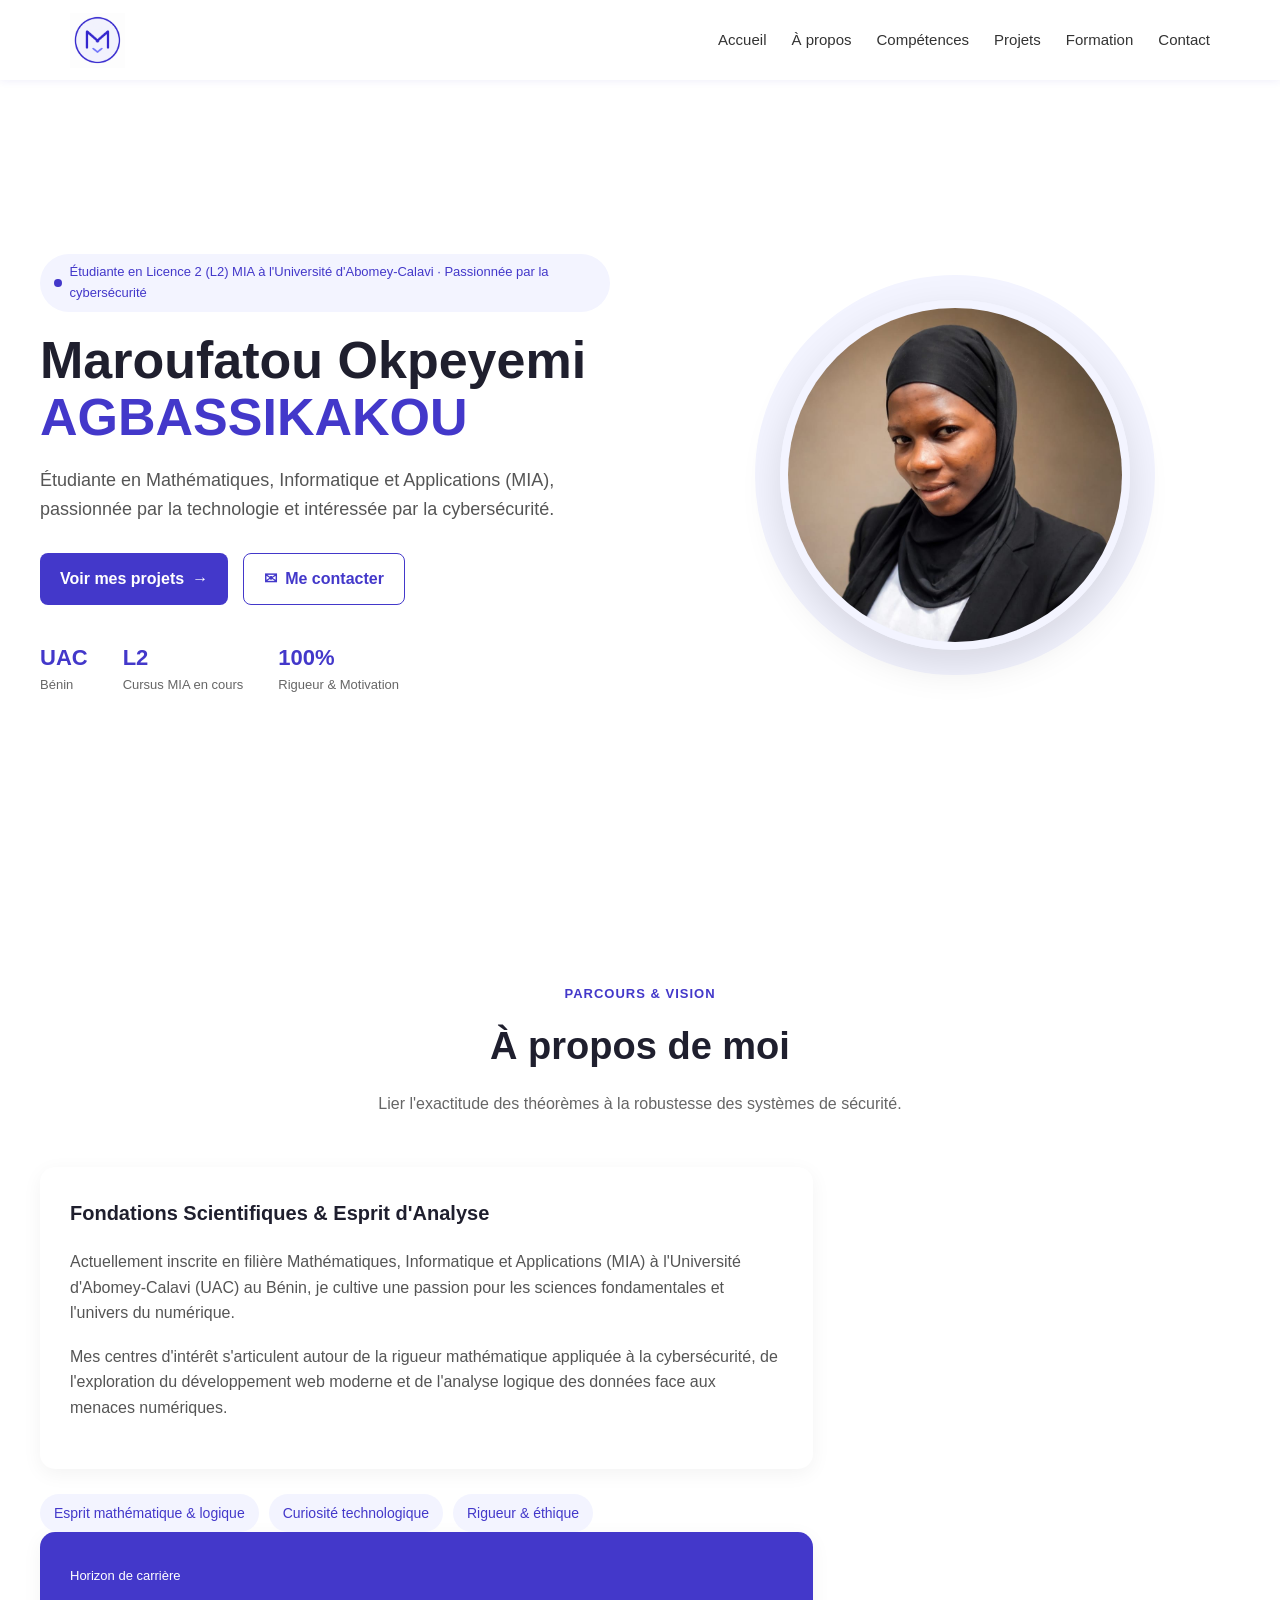
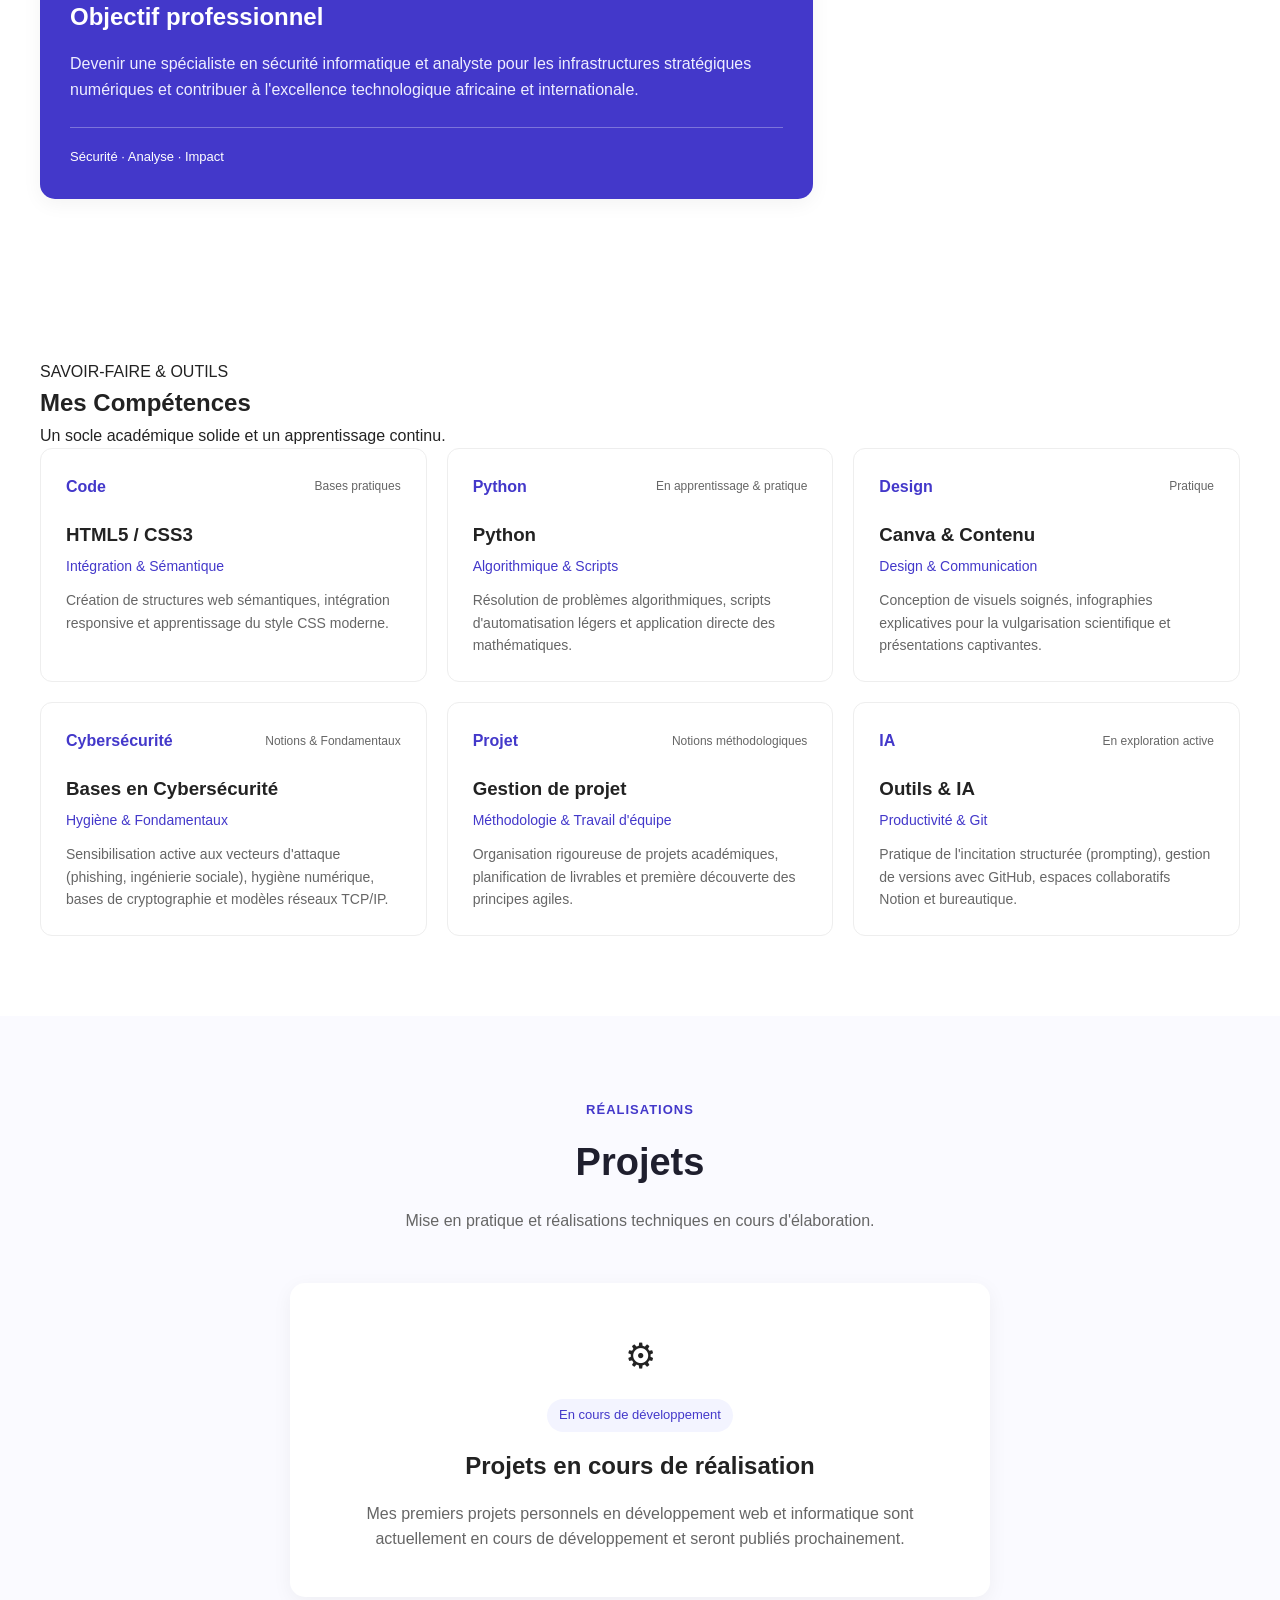
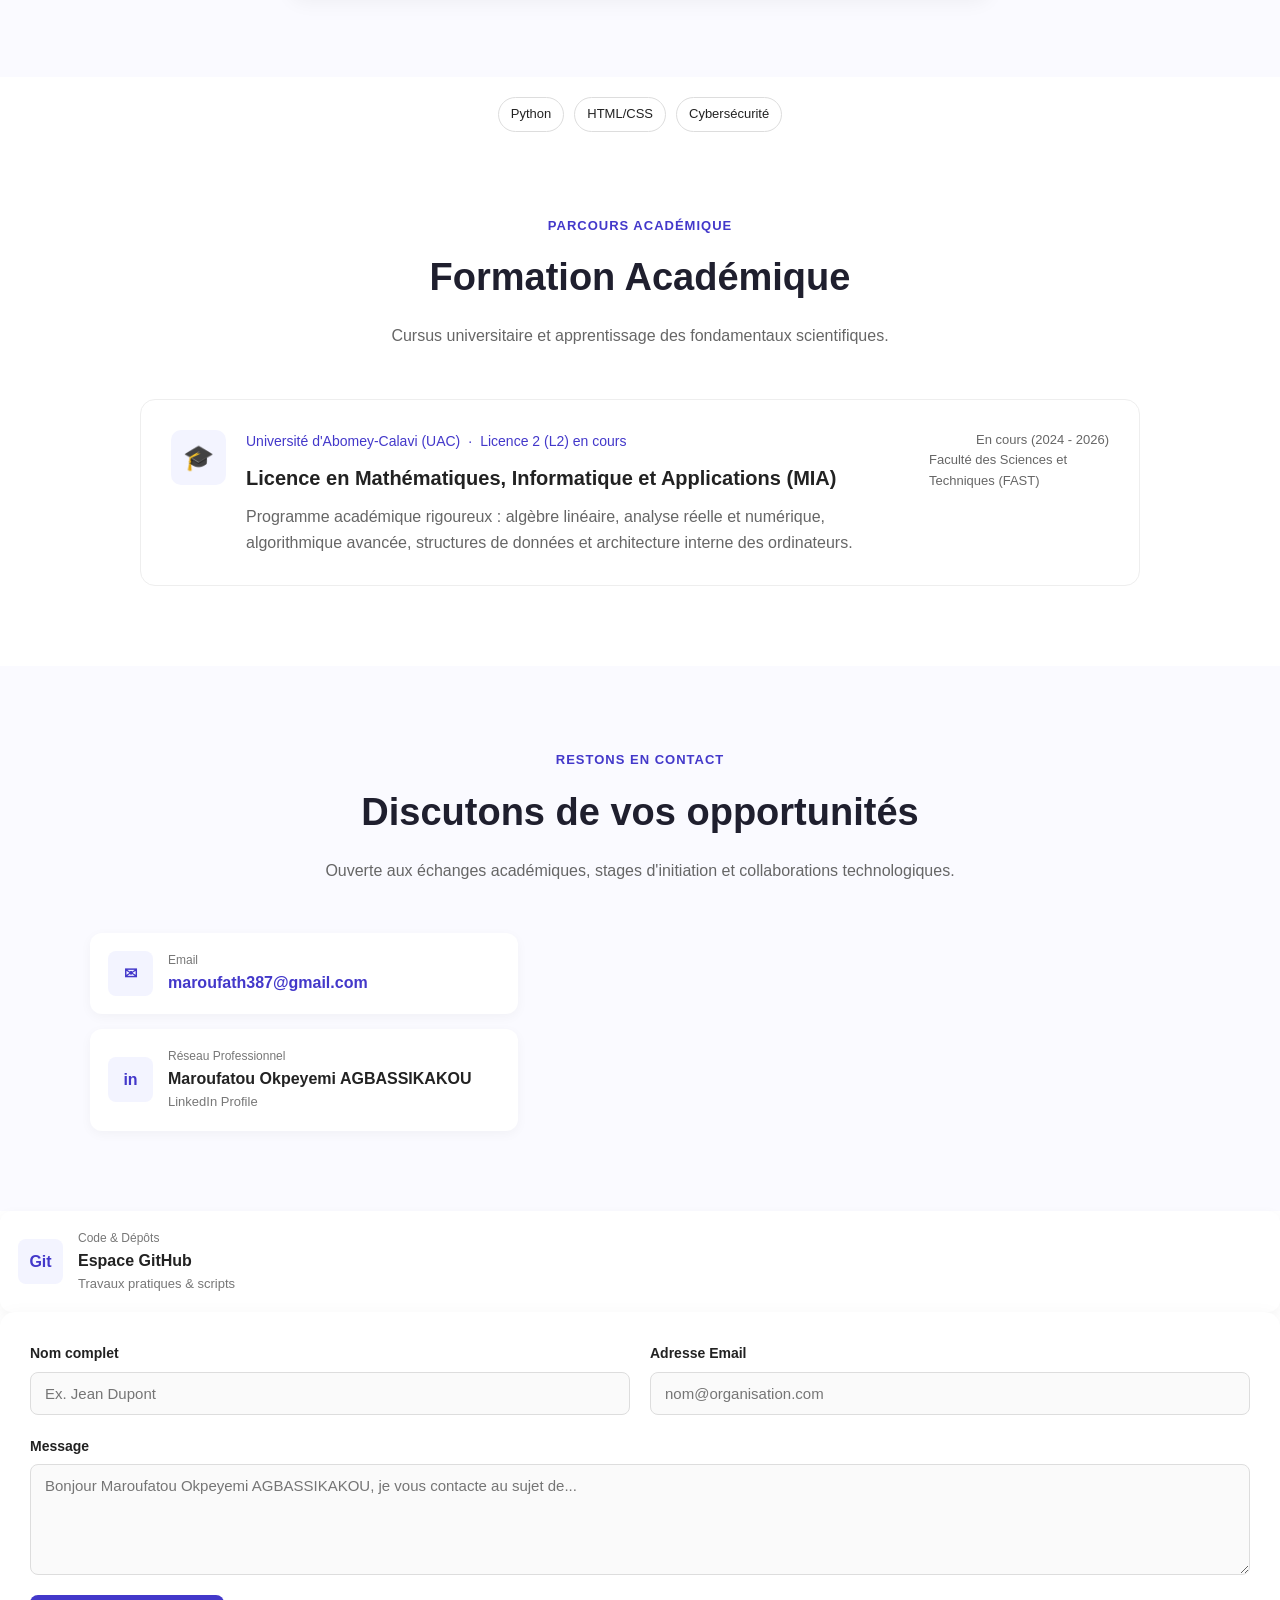
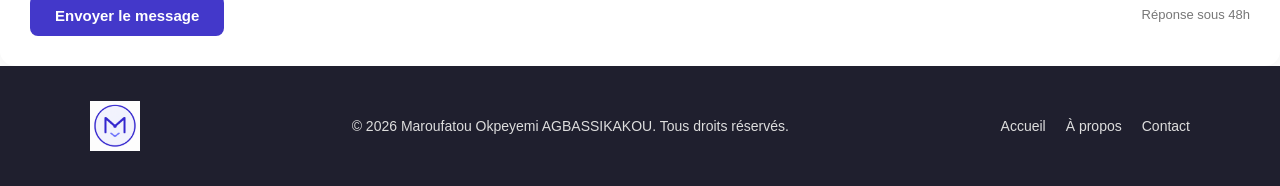
<file: index.html>
<!DOCTYPE html>
<html lang="fr">
<head>
    <meta charset="UTF-8">
    <meta name="viewport" content="width=device-width, initial-scale=1.0">
    <title>Maroufatou Okpeyemi AGBASSIKAKOU | Portfolio MIA &amp; Cybersécurité</title>
    <link rel="stylesheet" href="style.css">
</head>
<body>

    <header class="header">
        <div class="header-container">

            <div class="logo">
                <img src="image/logo.png" alt="Logo de Maroufath">
            </div>

            <nav>
<a href="#accueil">Accueil</a>
    <a href="#a-propos">À propos</a>
    <a href="#competences">Compétences</a>
    <a href="#projets">Projets</a>
    <a href="#formation">Formation</a>
    <a href="#contact">Contact</a>
            </nav>

        </div>
    </header>
<main><div class="conteneur">
<!-- SECTION HERO -->
<!-- SECTION ACCUEIL -->
<section id="accueil">

    <div class="hero-container">

        <!-- COLONNE GAUCHE -->
        <div class="hero-text">

            <!-- Badge -->
            <div class="badge">
                <span class="point"></span>
                <span>
                    Étudiante en Licence 2 (L2) MIA à l'Université d'Abomey-Calavi ·
                    Passionnée par la cybersécurité
                </span>
            </div>

            <!-- Titre -->
            <h1>
                Maroufatou Okpeyemi
                <span>AGBASSIKAKOU</span>
            </h1>

            <!-- Sous-titre -->
            <p class="hero-description">
                Étudiante en Mathématiques, Informatique et Applications (MIA),
                passionnée par la technologie et intéressée par la cybersécurité.
            </p>

            <!-- Boutons -->
            <div class="buttons">

                <a href="#projets">
                    <span>Voir mes projets</span>
                    <span>→</span>
                </a>

                <a href="#contact">
                    <span>✉</span>
                    <span>Me contacter</span>
                </a>

            </div>

            <!-- Chiffres clés -->
            <div class="stats">

                <div class="stat">
                    <span>UAC</span>
                    <span>Bénin</span>
                </div>

                <div class="stat">
                    <span>L2</span>
                    <span>Cursus MIA en cours</span>
                </div>

                <div class="stat">
                    <span>100%</span>
                    <span>Rigueur &amp; Motivation</span>
                </div>

            </div>

        </div>


        <!-- COLONNE DROITE : PHOTO -->
        <div class="portrait">

            <!-- Halo derrière la photo -->
            <div class="halo"></div>

            <!-- Photo -->
            <div class="photo-container">
                <img
                    src="image/photo.jpeg"
                    alt="Photo de Maroufatou Okpeyemi AGBASSIKAKOU"
                >
            </div>

        </div>

    </div>

</section>
<!-- SECTION À PROPOS DE MOI -->
<section id="a-propos">
<div class="about-container">

    <!-- En-tête de section -->
    <div class="section-header">
        <span>PARCOURS &amp; VISION</span>

        <h2>À propos de moi</h2>

        <p>
            Lier l'exactitude des théorèmes à la robustesse des systèmes de sécurité.
        </p>
    </div>

    <!-- Contenu -->
    <div class="about-content">

        <!-- Texte descriptif -->
        <div class="about-text">

            <div class="about-card">

                <div class="card-title">
                    <span>Fondations Scientifiques &amp; Esprit d'Analyse</span>
                </div>

<p>
    Actuellement inscrite en filière Mathématiques, Informatique et Applications (MIA)
    à l'Université d'Abomey-Calavi (UAC) au Bénin, je cultive une passion pour les
    sciences fondamentales et l'univers du numérique.
</p>

<p>
    Mes centres d'intérêt s'articulent autour de la rigueur mathématique appliquée
    à la cybersécurité, de l'exploration du développement web moderne et de
    l'analyse logique des données face aux menaces numériques.
</p>
</div>
<!-- 3 Piliers / Atouts -->
<div class="pillars">

    <div class="pillar">
        <span>Esprit mathématique &amp; logique</span>
    </div>

    <div class="pillar">
        <span>Curiosité technologique</span>
    </div>

    <div class="pillar">
        <span>Rigueur &amp; éthique</span>
    </div>

</div>
<!-- Carte Objectif Professionnel -->
<div class="career-card">

    <span>Horizon de carrière</span>

    <h3>Objectif professionnel</h3>

    <p>
        Devenir une spécialiste en sécurité informatique et analyste pour les
        infrastructures stratégiques numériques et contribuer à l'excellence
        technologique africaine et internationale.
    </p>

    <div class="career-footer">
        <span>Sécurité · Analyse · Impact</span>
    </div>

</div>
</section>
<!-- SECTION MES COMPÉTENCES -->
<section id="competences">
<div class="section-container">

<!-- En-tête de section -->
    <span>SAVOIR-FAIRE &amp; OUTILS</span>

    <h2>Mes Compétences</h2>

    <p>Un socle académique solide et un apprentissage continu.</p>
</div>
<!-- Grille 3 colonnes desktop -->
<div class="skills-grid">
<!-- Carte 1: HTML5 / CSS3 -->
<div class="skill-card">

    <div class="skill-top">
        <span class="skill-icon">Code</span>

        <span class="skill-level">Bases pratiques</span>
    </div>

    <h3>HTML5 / CSS3</h3>

    <p class="skill-category">Intégration &amp; Sémantique</p>

    <p>
        Création de structures web sémantiques, intégration responsive
        et apprentissage du style CSS moderne.
    </p>

</div>
<!-- Carte 2: Python -->
<div class="skill-card">

    <div class="skill-top">
        <span class="skill-icon">Python</span>

        <span class="skill-level">
            En apprentissage &amp; pratique
        </span>
    </div>

    <h3>Python</h3>

    <p class="skill-category">Algorithmique &amp; Scripts</p>

    <p>
        Résolution de problèmes algorithmiques, scripts d'automatisation
        légers et application directe des mathématiques.
    </p>

</div>
<!-- Carte 3: canva et contenu-->
<div class="skill-card">

    <div class="skill-top">
        <span class="skill-icon">Design</span>

        <span class="skill-level">Pratique</span>
    </div>

    <h3>Canva &amp; Contenu</h3>

    <p class="skill-category">Design &amp; Communication</p>

    <p>
        Conception de visuels soignés, infographies explicatives pour
        la vulgarisation scientifique et présentations captivantes.
    </p>

</div>
<!-- Carte 4: Bases en Cybersécurité -->
<div class="skill-card">

    <div class="skill-top">
        <span class="skill-icon">Cybersécurité</span>

        <span class="skill-level">
            Notions &amp; Fondamentaux
        </span>
    </div>

    <h3>Bases en Cybersécurité</h3>

    <p class="skill-category">Hygiène &amp; Fondamentaux</p>

    <p>
        Sensibilisation active aux vecteurs d'attaque (phishing,
        ingénierie sociale), hygiène numérique, bases de cryptographie
        et modèles réseaux TCP/IP.
    </p>

</div>
<!-- Carte 5: Gestion de projet -->
<div class="skill-card">

    <div class="skill-top">
        <span class="skill-icon">Projet</span>

        <span class="skill-level">
            Notions méthodologiques
        </span>
    </div>

    <h3>Gestion de projet</h3>

    <p class="skill-category">Méthodologie &amp; Travail d'équipe</p>

    <p>
        Organisation rigoureuse de projets académiques, planification
        de livrables et première découverte des principes agiles.
    </p>

</div>
<!-- Carte 6: Outils & IA -->
<div class="skill-card">

    <div class="skill-top">
        <span class="skill-icon">IA</span>

        <span class="skill-level">
            En exploration active
        </span>
    </div>

    <h3>Outils &amp; IA</h3>

    <p class="skill-category">Productivité &amp; Git</p>

    <p>
        Pratique de l'incitation structurée (prompting), gestion de versions
        avec GitHub, espaces collaboratifs Notion et bureautique.
    </p>

</div>

</section>
<!-- SECTION PROJETS -->
<section id="projets">

    <div class="section-container">

        <!-- En-tête -->
        <div class="section-header">
            <span>RÉALISATIONS</span>

            <h2>Projets</h2>

            <p>
                Mise en pratique et réalisations techniques en cours d'élaboration.
            </p>
        </div>

        <!-- Statut des projets -->
        <div class="projects-status">

            <div class="status-icon">
                ⚙
            </div>

            <span class="status">
                En cours de développement
            </span>

            <h3>
                Projets en cours de réalisation
            </h3>

            <p>
                Mes premiers projets personnels en développement web et informatique
                sont actuellement en cours de développement et seront publiés prochainement.
            </p>

        </div>

    </div>

</section>
<!-- Tags thématiques des projets à venir -->
<div class="project-tags">
    <span>Python</span>
    <span>HTML/CSS</span>
    <span>Cybersécurité</span>
</div>
</section>
<!-- SECTION FORMATION ACADÉMIQUE -->
<section id="formation">

    <div class="section-container">

        <div class="section-header">
            <span>PARCOURS ACADÉMIQUE</span>

            <h2>Formation Académique</h2>

            <p>
                Cursus universitaire et apprentissage des fondamentaux scientifiques.
            </p>
        </div>

        <div class="formation-card">

            <div class="formation-content">

                <div class="formation-icon">
                    🎓
                </div>

                <div>
                    <div class="formation-info">
                        <span>
                            Université d'Abomey-Calavi (UAC)
                        </span>

                        <span>·</span>

                        <span>Licence 2 (L2) en cours</span>
                    </div>

                    <h3>
                        Licence en Mathématiques, Informatique et Applications (MIA)
                    </h3>

                    <p>
                        Programme académique rigoureux : algèbre linéaire,
                        analyse réelle et numérique, algorithmique avancée,
                        structures de données et architecture interne des ordinateurs.
                    </p>

                </div>

            </div>

            <div class="formation-date">
                <span>En cours (2024 - 2026)</span>
                <span>Faculté des Sciences et Techniques (FAST)</span>
            </div>

        </div>

    </div>

</section>
<!-- SECTION CONTACT -->
<section id="contact">

    <div class="section-container">

        <!-- En-tête -->
        <div class="section-header">
            <span>RESTONS EN CONTACT</span>

            <h2>Discutons de vos opportunités</h2>

            <p>
                Ouverte aux échanges académiques, stages d'initiation
                et collaborations technologiques.
            </p>
        </div>

        <!-- Contenu Contact -->
        <div class="contact-container">

            <!-- Coordonnées -->
            <div class="contact-info">

                <!-- Email -->
                <div class="contact-card">

                    <div class="contact-icon">
                        ✉
                    </div>

                    <div>
                        <span>Email </span>

                        <a href="mailto:maroufath387@gmail.com">
                           maroufath387@gmail.com
                        </a>
                    </div>

                </div>

                <!-- LinkedIn -->
                <div class="contact-card">

                    <div class="contact-icon">
                        in
                    </div>

                    <div>
                        <span>Réseau Professionnel</span>

                        <span>
                            Maroufatou Okpeyemi AGBASSIKAKOU
                        </span>

                        <span>
                            LinkedIn Profile
                        </span>
                    </div>

                </div>

            </div>

        </div>

    </div>

</section>
<!-- GitHub -->
<div class="contact-card">
    <div class="contact-icon">
        Git
    </div>

    <div>
        <span>Code &amp; Dépôts</span>
        <span>Espace GitHub</span>
        <span>Travaux pratiques &amp; scripts</span>
    </div>
</div>
<!-- Colonne Droite : Formulaire accessible et soigné -->
<form id="contactForm">

    <div class="form-row">

        <div class="form-group">
            <label for="fullName">Nom complet</label>

            <input
                type="text"
                id="fullName"
                placeholder="Ex. Jean Dupont"
                required
            >
        </div>

        <div class="form-group">
            <label for="emailAddr">Adresse Email</label>

            <input
                type="email"
                id="emailAddr"
                placeholder="nom@organisation.com"
                required
            >
        </div>

    </div>

    <div class="form-group">
        <label for="userMessage">Message</label>

        <textarea
            id="userMessage"
            placeholder="Bonjour Maroufatou Okpeyemi AGBASSIKAKOU, je vous contacte au sujet de..."
            rows="5"
            required
        ></textarea>
    </div>

    <div class="form-submit">
        <button type="submit">
            Envoyer le message
        </button>

        <span>Réponse sous 48h</span>
    </div>

</form>
<!-- Notification de succès inline -->
<div id="formSuccess">
  <span>✓</span>
  <span>Votre message a été transmis avec succès. Merci de votre prise de contact !</span>
</div>
</form>
</div>
</div>
</div>
</section>
</div></main>
<footer>
    <div class="footer-container">

        <div class="footer-logo">
            <img src="image/logo.png" alt="Logo de Maroufatou">
        </div>

        <p>
            © 2026 Maroufatou Okpeyemi AGBASSIKAKOU.
            Tous droits réservés.
        </p>

        <div class="footer-links">
            <a href="#accueil">Accueil</a>
            <a href="#a-propos">À propos</a>
            <a href="#contact">Contact</a>
        </div>

    </div>
</footer>
<script src="script.js"></script>
</body>
</html>
</file>
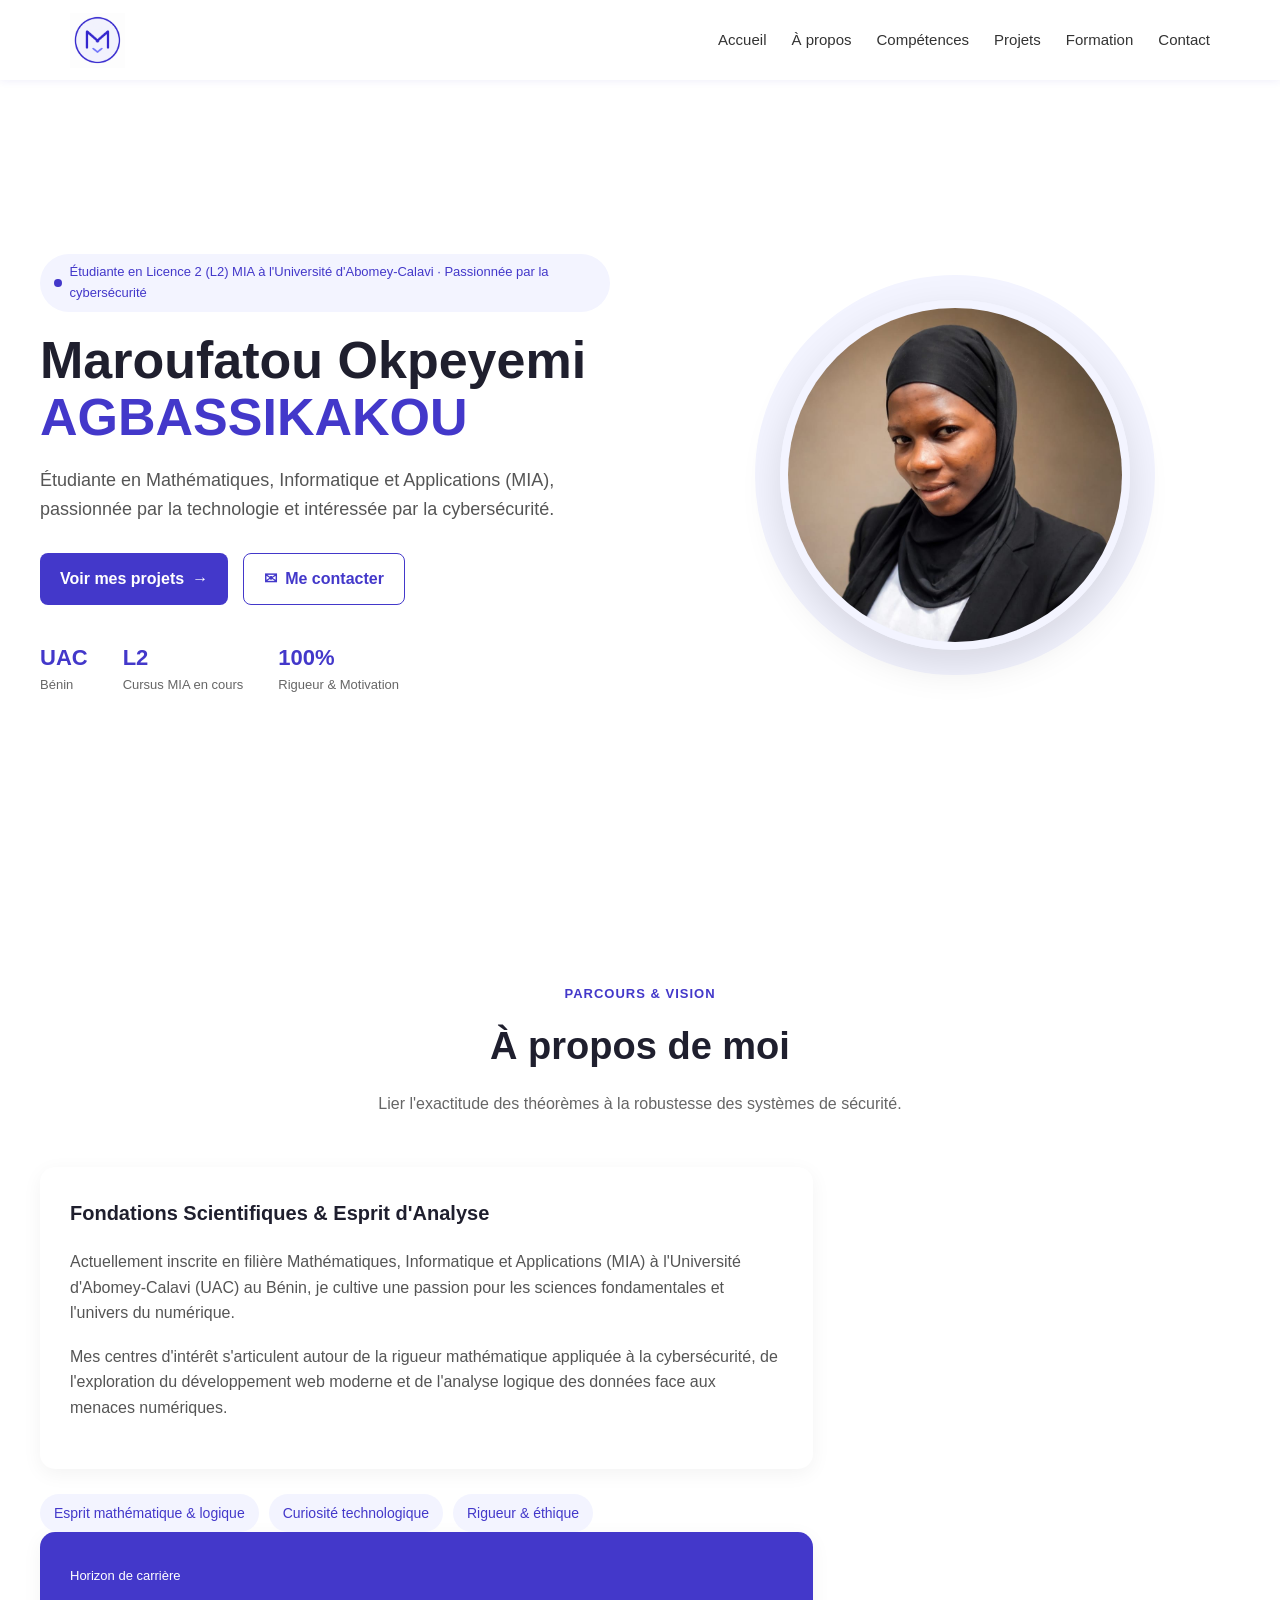
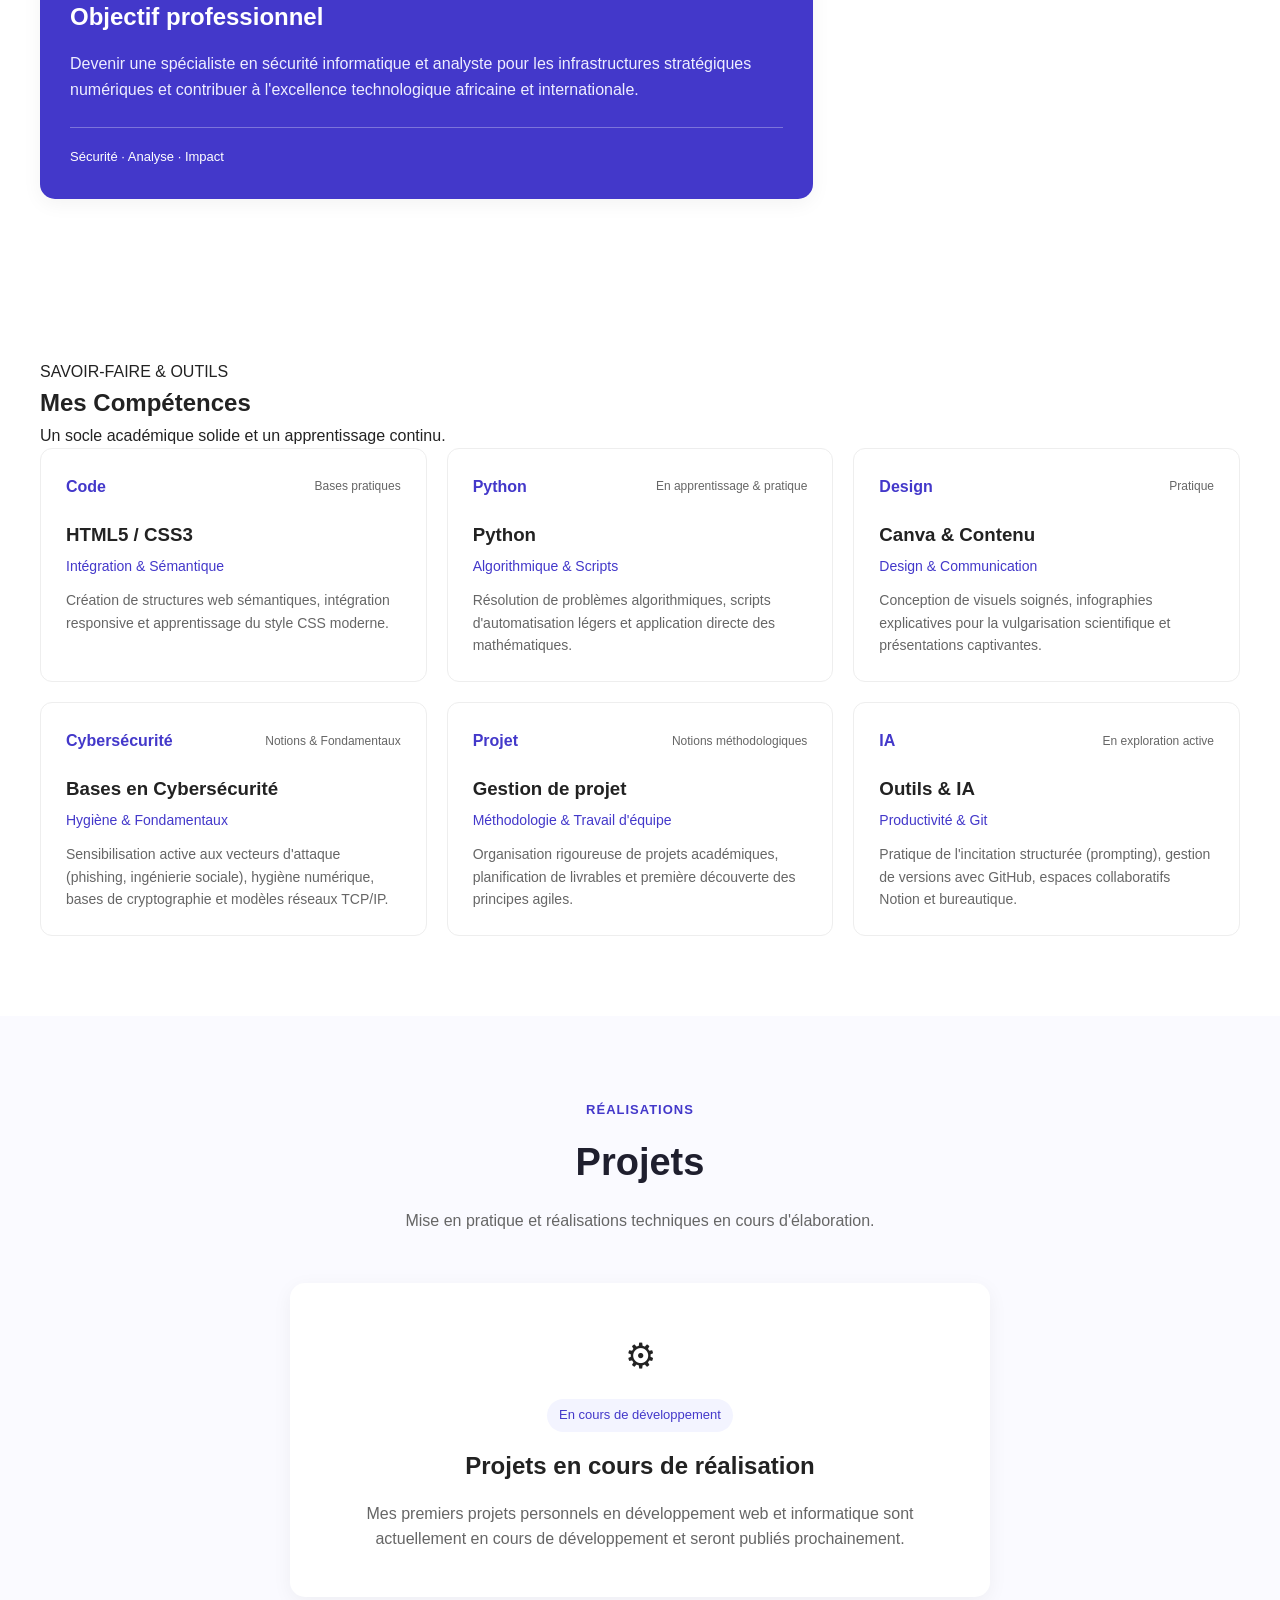
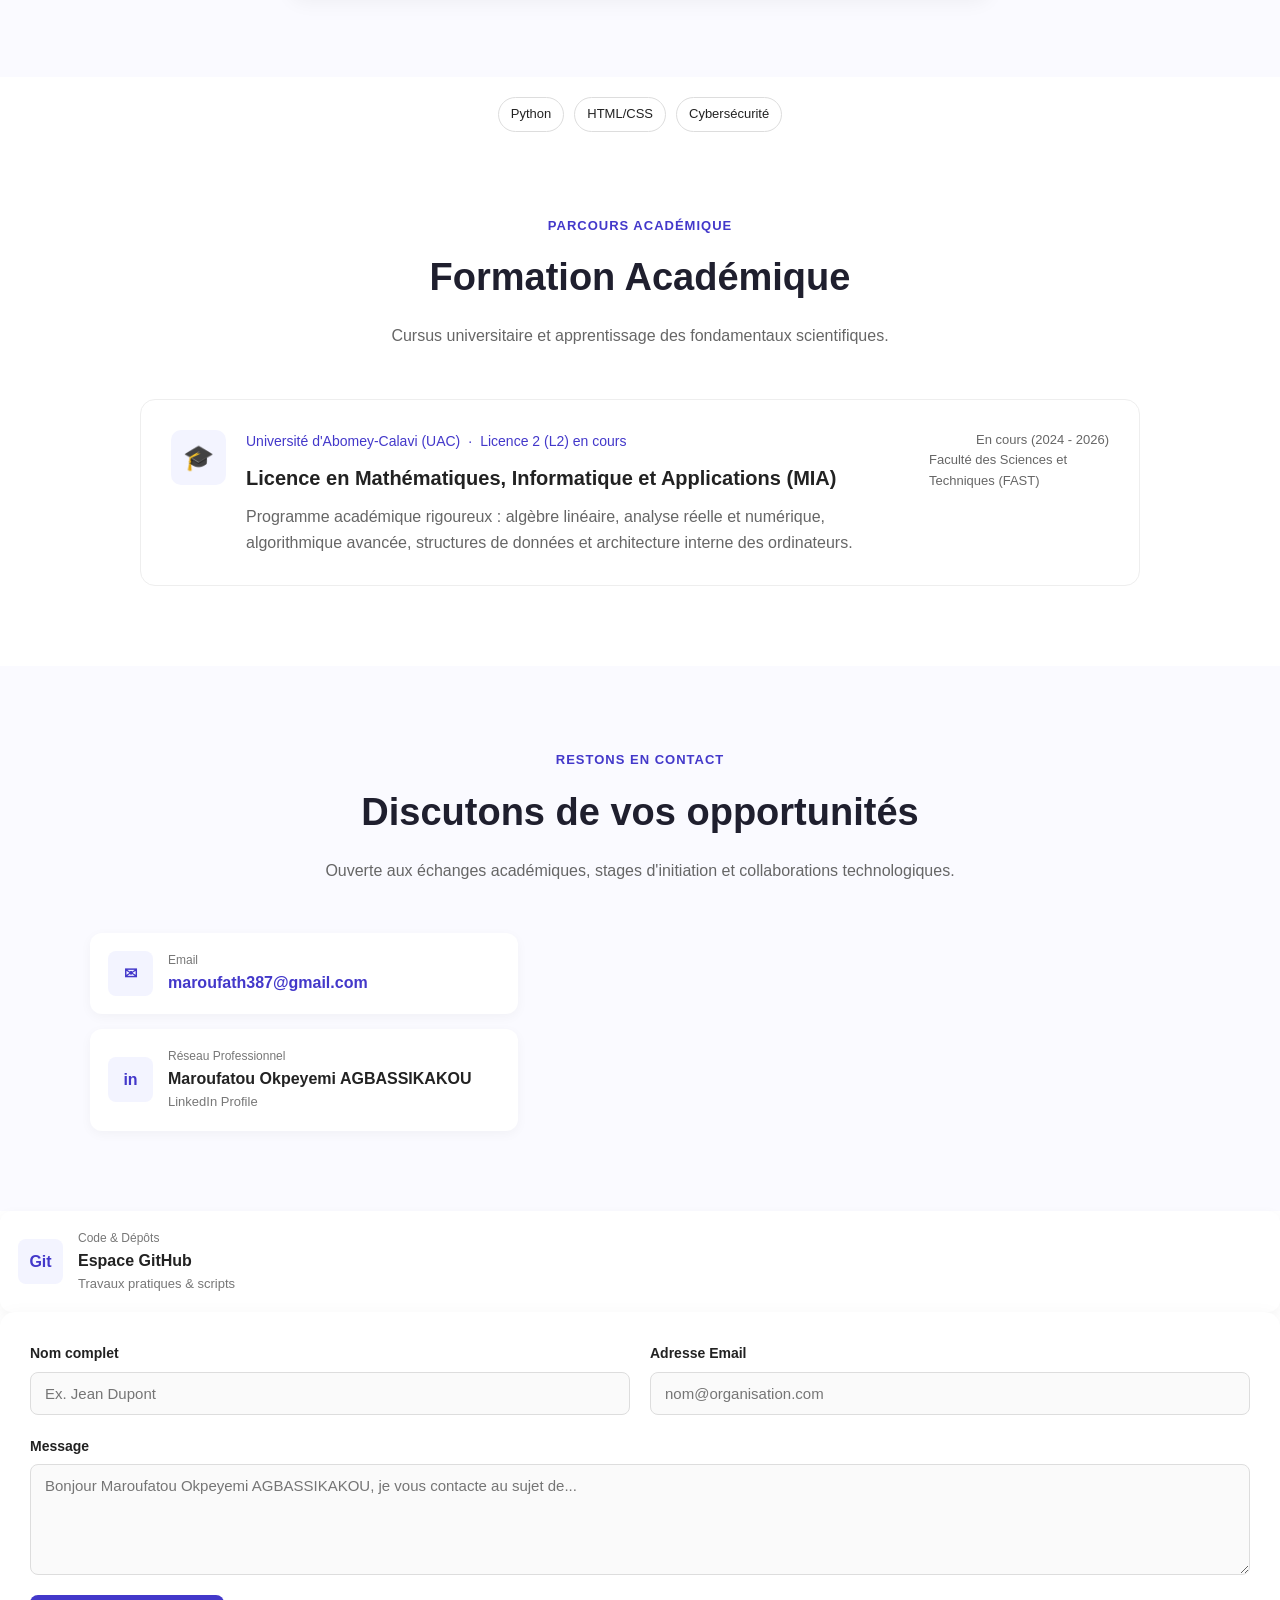
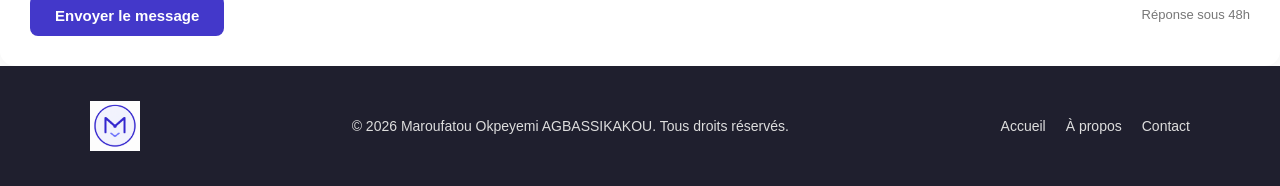
<file: index1.html>
<!DOCTYPE html>
<html lang="fr">
<head>
    <meta charset="UTF-8">
    <meta name="viewport" content="width=device-width, initial-scale=1.0">
    <title>Maroufatou Okpeyemi AGBASSIKAKOU | Portfolio MIA &amp; Cybersécurité</title>
    <link rel="stylesheet" href="style.css">
</head>
<body>

    <header class="header">
        <div class="header-container">

            <div class="logo">
                <img src="image/logo.png" alt="Logo de Maroufath">
            </div>

            <nav>
<a href="#accueil">Accueil</a>
    <a href="#a-propos">À propos</a>
    <a href="#competences">Compétences</a>
    <a href="#projets">Projets</a>
    <a href="#formation">Formation</a>
    <a href="#contact">Contact</a>
            </nav>

        </div>
    </header>
<main><div class="conteneur">
<!-- SECTION HERO -->
<!-- SECTION ACCUEIL -->
<section id="accueil">

    <div class="hero-container">

        <!-- COLONNE GAUCHE -->
        <div class="hero-text">

            <!-- Badge -->
            <div class="badge">
                <span class="point"></span>
                <span>
                    Étudiante en Licence 2 (L2) MIA à l'Université d'Abomey-Calavi ·
                    Passionnée par la cybersécurité
                </span>
            </div>

            <!-- Titre -->
            <h1>
                Maroufatou Okpeyemi
                <span>AGBASSIKAKOU</span>
            </h1>

            <!-- Sous-titre -->
            <p class="hero-description">
                Étudiante en Mathématiques, Informatique et Applications (MIA),
                passionnée par la technologie et intéressée par la cybersécurité.
            </p>

            <!-- Boutons -->
            <div class="buttons">

                <a href="#projets">
                    <span>Voir mes projets</span>
                    <span>→</span>
                </a>

                <a href="#contact">
                    <span>✉</span>
                    <span>Me contacter</span>
                </a>

            </div>

            <!-- Chiffres clés -->
            <div class="stats">

                <div class="stat">
                    <span>UAC</span>
                    <span>Bénin</span>
                </div>

                <div class="stat">
                    <span>L2</span>
                    <span>Cursus MIA en cours</span>
                </div>

                <div class="stat">
                    <span>100%</span>
                    <span>Rigueur &amp; Motivation</span>
                </div>

            </div>

        </div>


        <!-- COLONNE DROITE : PHOTO -->
        <div class="portrait">

            <!-- Halo derrière la photo -->
            <div class="halo"></div>

            <!-- Photo -->
            <div class="photo-container">
                <img
                    src="image/photo.jpeg"
                    alt="Photo de Maroufatou Okpeyemi AGBASSIKAKOU"
                >
            </div>

        </div>

    </div>

</section>
<!-- SECTION À PROPOS DE MOI -->
<section id="a-propos">
<div class="about-container">

    <!-- En-tête de section -->
    <div class="section-header">
        <span>PARCOURS &amp; VISION</span>

        <h2>À propos de moi</h2>

        <p>
            Lier l'exactitude des théorèmes à la robustesse des systèmes de sécurité.
        </p>
    </div>

    <!-- Contenu -->
    <div class="about-content">

        <!-- Texte descriptif -->
        <div class="about-text">

            <div class="about-card">

                <div class="card-title">
                    <span>Fondations Scientifiques &amp; Esprit d'Analyse</span>
                </div>

<p>
    Actuellement inscrite en filière Mathématiques, Informatique et Applications (MIA)
    à l'Université d'Abomey-Calavi (UAC) au Bénin, je cultive une passion pour les
    sciences fondamentales et l'univers du numérique.
</p>

<p>
    Mes centres d'intérêt s'articulent autour de la rigueur mathématique appliquée
    à la cybersécurité, de l'exploration du développement web moderne et de
    l'analyse logique des données face aux menaces numériques.
</p>
</div>
<!-- 3 Piliers / Atouts -->
<div class="pillars">

    <div class="pillar">
        <span>Esprit mathématique &amp; logique</span>
    </div>

    <div class="pillar">
        <span>Curiosité technologique</span>
    </div>

    <div class="pillar">
        <span>Rigueur &amp; éthique</span>
    </div>

</div>
<!-- Carte Objectif Professionnel -->
<div class="career-card">

    <span>Horizon de carrière</span>

    <h3>Objectif professionnel</h3>

    <p>
        Devenir une spécialiste en sécurité informatique et analyste pour les
        infrastructures stratégiques numériques et contribuer à l'excellence
        technologique africaine et internationale.
    </p>

    <div class="career-footer">
        <span>Sécurité · Analyse · Impact</span>
    </div>

</div>
</section>
<!-- SECTION MES COMPÉTENCES -->
<section id="competences">
<div class="section-container">

<!-- En-tête de section -->
    <span>SAVOIR-FAIRE &amp; OUTILS</span>

    <h2>Mes Compétences</h2>

    <p>Un socle académique solide et un apprentissage continu.</p>
</div>
<!-- Grille 3 colonnes desktop -->
<div class="skills-grid">
<!-- Carte 1: HTML5 / CSS3 -->
<div class="skill-card">

    <div class="skill-top">
        <span class="skill-icon">Code</span>

        <span class="skill-level">Bases pratiques</span>
    </div>

    <h3>HTML5 / CSS3</h3>

    <p class="skill-category">Intégration &amp; Sémantique</p>

    <p>
        Création de structures web sémantiques, intégration responsive
        et apprentissage du style CSS moderne.
    </p>

</div>
<!-- Carte 2: Python -->
<div class="skill-card">

    <div class="skill-top">
        <span class="skill-icon">Python</span>

        <span class="skill-level">
            En apprentissage &amp; pratique
        </span>
    </div>

    <h3>Python</h3>

    <p class="skill-category">Algorithmique &amp; Scripts</p>

    <p>
        Résolution de problèmes algorithmiques, scripts d'automatisation
        légers et application directe des mathématiques.
    </p>

</div>
<!-- Carte 3: canva et contenu-->
<div class="skill-card">

    <div class="skill-top">
        <span class="skill-icon">Design</span>

        <span class="skill-level">Pratique</span>
    </div>

    <h3>Canva &amp; Contenu</h3>

    <p class="skill-category">Design &amp; Communication</p>

    <p>
        Conception de visuels soignés, infographies explicatives pour
        la vulgarisation scientifique et présentations captivantes.
    </p>

</div>
<!-- Carte 4: Bases en Cybersécurité -->
<div class="skill-card">

    <div class="skill-top">
        <span class="skill-icon">Cybersécurité</span>

        <span class="skill-level">
            Notions &amp; Fondamentaux
        </span>
    </div>

    <h3>Bases en Cybersécurité</h3>

    <p class="skill-category">Hygiène &amp; Fondamentaux</p>

    <p>
        Sensibilisation active aux vecteurs d'attaque (phishing,
        ingénierie sociale), hygiène numérique, bases de cryptographie
        et modèles réseaux TCP/IP.
    </p>

</div>
<!-- Carte 5: Gestion de projet -->
<div class="skill-card">

    <div class="skill-top">
        <span class="skill-icon">Projet</span>

        <span class="skill-level">
            Notions méthodologiques
        </span>
    </div>

    <h3>Gestion de projet</h3>

    <p class="skill-category">Méthodologie &amp; Travail d'équipe</p>

    <p>
        Organisation rigoureuse de projets académiques, planification
        de livrables et première découverte des principes agiles.
    </p>

</div>
<!-- Carte 6: Outils & IA -->
<div class="skill-card">

    <div class="skill-top">
        <span class="skill-icon">IA</span>

        <span class="skill-level">
            En exploration active
        </span>
    </div>

    <h3>Outils &amp; IA</h3>

    <p class="skill-category">Productivité &amp; Git</p>

    <p>
        Pratique de l'incitation structurée (prompting), gestion de versions
        avec GitHub, espaces collaboratifs Notion et bureautique.
    </p>

</div>

</section>
<!-- SECTION PROJETS -->
<section id="projets">

    <div class="section-container">

        <!-- En-tête -->
        <div class="section-header">
            <span>RÉALISATIONS</span>

            <h2>Projets</h2>

            <p>
                Mise en pratique et réalisations techniques en cours d'élaboration.
            </p>
        </div>

        <!-- Statut des projets -->
        <div class="projects-status">

            <div class="status-icon">
                ⚙
            </div>

            <span class="status">
                En cours de développement
            </span>

            <h3>
                Projets en cours de réalisation
            </h3>

            <p>
                Mes premiers projets personnels en développement web et informatique
                sont actuellement en cours de développement et seront publiés prochainement.
            </p>

        </div>

    </div>

</section>
<!-- Tags thématiques des projets à venir -->
<div class="project-tags">
    <span>Python</span>
    <span>HTML/CSS</span>
    <span>Cybersécurité</span>
</div>
</section>
<!-- SECTION FORMATION ACADÉMIQUE -->
<section id="formation">

    <div class="section-container">

        <div class="section-header">
            <span>PARCOURS ACADÉMIQUE</span>

            <h2>Formation Académique</h2>

            <p>
                Cursus universitaire et apprentissage des fondamentaux scientifiques.
            </p>
        </div>

        <div class="formation-card">

            <div class="formation-content">

                <div class="formation-icon">
                    🎓
                </div>

                <div>
                    <div class="formation-info">
                        <span>
                            Université d'Abomey-Calavi (UAC)
                        </span>

                        <span>·</span>

                        <span>Licence 2 (L2) en cours</span>
                    </div>

                    <h3>
                        Licence en Mathématiques, Informatique et Applications (MIA)
                    </h3>

                    <p>
                        Programme académique rigoureux : algèbre linéaire,
                        analyse réelle et numérique, algorithmique avancée,
                        structures de données et architecture interne des ordinateurs.
                    </p>

                </div>

            </div>

            <div class="formation-date">
                <span>En cours (2024 - 2026)</span>
                <span>Faculté des Sciences et Techniques (FAST)</span>
            </div>

        </div>

    </div>

</section>
<!-- SECTION CONTACT -->
<section id="contact">

    <div class="section-container">

        <!-- En-tête -->
        <div class="section-header">
            <span>RESTONS EN CONTACT</span>

            <h2>Discutons de vos opportunités</h2>

            <p>
                Ouverte aux échanges académiques, stages d'initiation
                et collaborations technologiques.
            </p>
        </div>

        <!-- Contenu Contact -->
        <div class="contact-container">

            <!-- Coordonnées -->
            <div class="contact-info">

                <!-- Email -->
                <div class="contact-card">

                    <div class="contact-icon">
                        ✉
                    </div>

                    <div>
                        <span>Email </span>

                        <a href="mailto:maroufath387@gmail.com">
                           maroufath387@gmail.com
                        </a>
                    </div>

                </div>

                <!-- LinkedIn -->
                <div class="contact-card">

                    <div class="contact-icon">
                        in
                    </div>

                    <div>
                        <span>Réseau Professionnel</span>

                        <span>
                            Maroufatou Okpeyemi AGBASSIKAKOU
                        </span>

                        <span>
                            LinkedIn Profile
                        </span>
                    </div>

                </div>

            </div>

        </div>

    </div>

</section>
<!-- GitHub -->
<div class="contact-card">
    <div class="contact-icon">
        Git
    </div>

    <div>
        <span>Code &amp; Dépôts</span>
        <span>Espace GitHub</span>
        <span>Travaux pratiques &amp; scripts</span>
    </div>
</div>
<!-- Colonne Droite : Formulaire accessible et soigné -->
<form id="contactForm">

    <div class="form-row">

        <div class="form-group">
            <label for="fullName">Nom complet</label>

            <input
                type="text"
                id="fullName"
                placeholder="Ex. Jean Dupont"
                required
            >
        </div>

        <div class="form-group">
            <label for="emailAddr">Adresse Email</label>

            <input
                type="email"
                id="emailAddr"
                placeholder="nom@organisation.com"
                required
            >
        </div>

    </div>

    <div class="form-group">
        <label for="userMessage">Message</label>

        <textarea
            id="userMessage"
            placeholder="Bonjour Maroufatou Okpeyemi AGBASSIKAKOU, je vous contacte au sujet de..."
            rows="5"
            required
        ></textarea>
    </div>

    <div class="form-submit">
        <button type="submit">
            Envoyer le message
        </button>

        <span>Réponse sous 48h</span>
    </div>

</form>
<!-- Notification de succès inline -->
<div id="formSuccess">
  <span>✓</span>
  <span>Votre message a été transmis avec succès. Merci de votre prise de contact !</span>
</div>
</form>
</div>
</div>
</div>
</section>
</div></main>
<footer>
    <div class="footer-container">

        <div class="footer-logo">
            <img src="image/logo.png" alt="Logo de Maroufatou">
        </div>

        <p>
            © 2026 Maroufatou Okpeyemi AGBASSIKAKOU.
            Tous droits réservés.
        </p>

        <div class="footer-links">
            <a href="#accueil">Accueil</a>
            <a href="#a-propos">À propos</a>
            <a href="#contact">Contact</a>
        </div>

    </div>
</footer>
<script src="script.js"></script>
</body>
</html>
</file>
<file: style.css>
* {
    margin: 0;
    padding: 0;
    box-sizing: border-box;
}

html {
    scroll-behavior: smooth;
}

body {
    font-family: Arial, sans-serif;
    background-color: #ffffff;
    color: #222222;
    line-height: 1.6;
}

a {
    text-decoration: none;
    color: inherit;
}

img {
    max-width: 100%;
    display: block;
}

section {
    padding: 80px 30px;
}

.section-container {
    max-width: 1200px;
    margin: 0 auto;
}
.header {
    position: fixed;
    top: 0;
    left: 0;
    right: 0;
    z-index: 1000;

    height: 80px;
    background-color: rgba(255, 255, 255, 0.95);
    box-shadow: 0 1px 8px rgba(67, 56, 202, 0.08);
}

.header-container {
    height: 100%;
    max-width: 1200px;
    margin: 0 auto;

    padding: 0 30px;

    display: flex;
    align-items: center;
    justify-content: space-between;
}

.logo img {
    width: 55px;
    height: 55px;
    object-fit: contain;
}

nav {
    display: flex;
    align-items: center;
    gap: 25px;
}

nav a {
    color: #333333;
    font-size: 15px;
    font-weight: 500;
    transition: color 0.3s ease;
}

nav a:hover {
    color: #4338ca;
}

#accueil {
    min-height: 100vh;
    padding-top: 130px;

    display: flex;
    align-items: center;
}

.hero-container {
    max-width: 1200px;
    width: 100%;
    margin: 0 auto;

    display: grid;
    grid-template-columns: 1fr 1fr;
    gap: 60px;
    align-items: center;
}

.hero-text {
    display: flex;
    flex-direction: column;
    align-items: flex-start;
}

.badge {
    display: inline-flex;
    align-items: center;
    gap: 8px;

    padding: 8px 14px;
    margin-bottom: 20px;

    background-color: #f3f4ff;
    color: #4338ca;

    border-radius: 30px;

    font-size: 13px;
}

.point {
    width: 8px;
    height: 8px;

    background-color: #4338ca;
    border-radius: 50%;
}


.hero-text h1 {
    font-size: 52px;
    line-height: 1.1;
    margin-bottom: 20px;
    color: #1f1f2e;
}

.hero-text h1 span {
    color: #4338ca;
}

.hero-description {
    max-width: 600px;
    margin-bottom: 30px;

    color: #555555;
    font-size: 18px;
}

.buttons {
    display: flex;
    gap: 15px;
    margin-bottom: 35px;
}

.buttons a {
    padding: 12px 20px;
    border-radius: 8px;

    display: inline-flex;
    align-items: center;
    gap: 8px;

    font-weight: 600;
    transition: 0.3s ease;
}

.buttons a:first-child {
    background-color: #4338ca;
    color: white;
}

.buttons a:first-child:hover {
    background-color: #312e81;
}

.buttons a:last-child {
    border: 1px solid #4338ca;
    color: #4338ca;
}

.buttons a:last-child:hover {
    background-color: #f3f4ff;
}


.stats {
    display: flex;
    gap: 35px;
}

.stat {
    display: flex;
    flex-direction: column;
}

.stat span:first-child {
    font-size: 22px;
    font-weight: bold;
    color: #4338ca;
}

.stat span:last-child {
    font-size: 13px;
    color: #666666;
}

.portrait {
    position: relative;
    display: flex;
    justify-content: center;
    align-items: center;
}

.photo-container {
    width: 350px;
    height: 350px;

    border-radius: 50%;
    overflow: hidden;

    position: relative;
    z-index: 2;

    border: 8px solid #f3f4ff;
    box-shadow: 0 15px 40px rgba(0, 0, 0, 0.12);
}

.photo-container img {
    width: 100%;
    height: 100%;
    object-fit: cover;
}

.halo {
    position: absolute;

    width: 400px;
    height: 400px;

    border-radius: 50%;
    background-color: #f3f4ff;
}

.section-header {
    text-align: center;
    max-width: 750px;
    margin: 0 auto 50px;
}

.section-header > span {
    color: #4338ca;
    font-size: 13px;
    font-weight: bold;
    letter-spacing: 1px;
}

.section-header h2 {
    font-size: 38px;
    margin: 10px 0 15px;
    color: #1f1f2e;
}

.section-header p {
    color: #666666;
}

#apropos {
    background-color: #fafaff;
}

.about-container {
    max-width: 1200px;
    margin: 0 auto;
}

.about-content {
    display: grid;
    grid-template-columns: 2fr 1fr;
    gap: 40px;
}

.about-card,
.career-card {
    background-color: white;
    padding: 30px;
    border-radius: 15px;
    box-shadow: 0 5px 20px rgba(0, 0, 0, 0.05);
}

.about-card p {
    color: #555555;
    margin-bottom: 18px;
}

.card-title {
    margin-bottom: 20px;
    font-size: 20px;
    font-weight: bold;
    color: #1f1f2e;
}

.pillars {
    display: flex;
    flex-wrap: wrap;
    gap: 10px;
    margin-top: 25px;
}

.pillar {
    padding: 8px 14px;
    background-color: #f3f4ff;
    color: #4338ca;
    border-radius: 20px;
    font-size: 14px;
}

.career-card {
    background-color: #4338ca;
    color: white;
}

.career-card span {
    font-size: 13px;
}

.career-card h3 {
    margin: 10px 0 15px;
    font-size: 24px;
}

.career-card p {
    color: #eeeeff;
}

.career-footer {
    margin-top: 25px;
    padding-top: 15px;
    border-top: 1px solid rgba(255,255,255,0.3);
}

.skills-grid {
    max-width: 1200px;
    margin: 0 auto;

    display: grid;
    grid-template-columns: repeat(3, 1fr);
    gap: 20px;
}

.skill-card {
    padding: 25px;

    background-color: white;
    border: 1px solid #eeeeee;
    border-radius: 12px;

    transition: transform 0.3s ease,
                box-shadow 0.3s ease;
}

.skill-card:hover {
    transform: translateY(-5px);
    box-shadow: 0 10px 25px rgba(0, 0, 0, 0.08);
}

.skill-top {
    display: flex;
    justify-content: space-between;
    align-items: center;

    margin-bottom: 20px;
}

.skill-icon {
    color: #4338ca;
    font-weight: bold;
}

.skill-level {
    font-size: 12px;
    color: #666666;
}

.skill-card h3 {
    margin-bottom: 5px;
}

.skill-category {
    color: #4338ca;
    font-size: 14px;
    margin-bottom: 12px;
}

.skill-card > p:last-child {
    color: #666666;
    font-size: 14px;
}

#projets {
    background-color: #fafaff;
}

.projects-status {
    max-width: 700px;
    margin: 0 auto;

    padding: 45px 30px;

    text-align: center;

    background-color: white;
    border-radius: 15px;

    box-shadow: 0 5px 20px rgba(0, 0, 0, 0.05);
}

.status-icon {
    font-size: 35px;
    margin-bottom: 15px;
}

.projects-status .status {
    display: inline-block;

    padding: 6px 12px;

    background-color: #f3f4ff;
    color: #4338ca;

    border-radius: 20px;

    font-size: 13px;
}

.projects-status h3 {
    margin: 15px 0;
    font-size: 24px;
}

.projects-status p {
    color: #666666;
}

.project-tags {
    display: flex;
    justify-content: center;
    flex-wrap: wrap;
    gap: 10px;
    margin-top: 20px;
}

.project-tags span {
    padding: 6px 12px;

    border: 1px solid #dddddd;
    border-radius: 20px;

    font-size: 13px;
}

.formation-card {
    max-width: 1000px;
    margin: 0 auto;

    padding: 30px;

    background-color: white;
    border-radius: 15px;

    border: 1px solid #eeeeee;

    display: flex;
    justify-content: space-between;
    gap: 30px;
}

.formation-content {
    display: flex;
    gap: 20px;
}

.formation-icon {
    width: 55px;
    height: 55px;

    flex-shrink: 0;

    display: flex;
    justify-content: center;
    align-items: center;

    background-color: #f3f4ff;
    border-radius: 10px;

    font-size: 25px;
}

.formation-info {
    display: flex;
    gap: 8px;
    flex-wrap: wrap;

    color: #4338ca;
    font-size: 14px;
}

.formation-content h3 {
    margin: 10px 0;
    font-size: 20px;
}

.formation-content p {
    color: #666666;
}

.formation-date {
    min-width: 180px;

    display: flex;
    flex-direction: column;
    align-items: flex-end;

    font-size: 13px;
    color: #666666;
}


#contact {
    background-color: #fafaff;
}

.contact-container {
    max-width: 1100px;
    margin: 0 auto;

    display: grid;
    grid-template-columns: 1fr 1.5fr;
    gap: 30px;
}

.contact-info {
    display: flex;
    flex-direction: column;
    gap: 15px;
}

.contact-card {
    padding: 18px;

    background-color: white;
    border-radius: 12px;

    display: flex;
    align-items: center;
    gap: 15px;

    box-shadow: 0 3px 12px rgba(0, 0, 0, 0.04);
}

.contact-icon {
    width: 45px;
    height: 45px;

    display: flex;
    justify-content: center;
    align-items: center;

    background-color: #f3f4ff;
    color: #4338ca;

    border-radius: 8px;

    font-weight: bold;
}

.contact-card div:last-child {
    display: flex;
    flex-direction: column;
}

.contact-card div:last-child span:first-child {
    font-size: 12px;
    color: #777777;
}

.contact-card div:last-child span:nth-child(2) {
    font-weight: bold;
}

.contact-card div:last-child span:last-child {
    font-size: 13px;
    color: #777777;
}

.contact-card a {
    color: #4338ca;
    font-weight: 600;
}



#contactForm {
    padding: 30px;

    background-color: white;
    border-radius: 15px;

    box-shadow: 0 5px 20px rgba(0, 0, 0, 0.05);

    display: flex;
    flex-direction: column;
    gap: 20px;
}

.form-row {
    display: grid;
    grid-template-columns: 1fr 1fr;
    gap: 20px;
}

.form-group {
    display: flex;
    flex-direction: column;
    gap: 7px;
}

.form-group label {
    font-size: 14px;
    font-weight: 600;
}

.form-group input,
.form-group textarea {
    width: 100%;

    padding: 12px 14px;

    border: 1px solid #dddddd;
    border-radius: 8px;

    font-family: inherit;
    font-size: 15px;

    outline: none;

    background-color: #fafafa;
}

.form-group input:focus,
.form-group textarea:focus {
    border-color: #4338ca;
    background-color: white;
}

.form-group textarea {
    resize: vertical;
}

.form-submit {
    display: flex;
    align-items: center;
    justify-content: space-between;
    gap: 15px;
}

.form-submit button {
    border: none;
    padding: 12px 25px;

    border-radius: 8px;

    background-color: #4338ca;
    color: white;

    font-size: 15px;
    font-weight: 600;

    cursor: pointer;

    transition: background-color 0.3s ease;
}

.form-submit button:hover {
    background-color: #312e81;
}

.form-submit span {
    font-size: 13px;
    color: #777777;
}



#formSuccess {
    display: none;

    padding: 15px;

    background-color: #f3f4ff;
    color: #4338ca;

    border-radius: 8px;

    align-items: center;
    gap: 8px;
}

/*FOOTER*/
footer {
    padding: 30px;

    background-color: #1f1f2e;
    color: white;

    text-align: center;

    font-size: 14px;
     padding: 35px 20px;
}

footer a {
    color: #c7c5ff;
}


.footer-container {
    max-width: 1100px;
    margin: 0 auto;

    display: flex;
    align-items: center;
    justify-content: space-between;
    gap: 25px;
}

.footer-logo img {
    width: 50px;
    height: 50px;
}

.footer-container p {
    margin: 0;
    color: #dddddd;
    font-size: 14px;
    text-align: center;
}

.footer-links {
    display: flex;
    gap: 20px;
}

.footer-links a {
    color: #dddddd;
    font-size: 14px;
    transition: color 0.3s ease;
}

.footer-links a:hover {
    color: #ffffff;
}
/*RESPONSIVE*/

@media (max-width: 900px) {

    .hero-container {
        grid-template-columns: 1fr;
        text-align: center;
    }

    .hero-text {
        align-items: center;
    }

    .hero-description {
        margin-left: auto;
        margin-right: auto;
    }

    .portrait {
        order: -1;
    }

    .skills-grid {
        grid-template-columns: repeat(2, 1fr);
    }

    .about-content {
        grid-template-columns: 1fr;
    }

    .contact-container {
        grid-template-columns: 1fr;
    }

    .formation-card {
        flex-direction: column;
    }

    .formation-date {
        align-items: flex-start;
    }
}
@media (max-width: 600px) {

    section {
        padding: 60px 20px;
    }

    .header {
        height: 70px;
    }

    .header-container {
        padding: 0 20px;
    }

    nav {
        display: none;
    }

    #accueil {
        padding-top: 100px;
    }

    .hero-text h1 {
        font-size: 38px;
    }

    .hero-description {
        font-size: 16px;
    }

    .buttons {
        flex-direction: column;
        width: 100%;
    }

    .buttons a {
        justify-content: center;
    }

    .stats {
        gap: 20px;
        flex-wrap: wrap;
        justify-content: center;
    }

    .photo-container {
        width: 250px;
        height: 250px;
    }

    .halo {
        width: 290px;
        height: 290px;
    }

    .section-header h2 {
        font-size: 30px;
    }

    .skills-grid {
        grid-template-columns: 1fr;
    }

    .form-row {
        grid-template-columns: 1fr;
    }

    .form-submit {
        flex-direction: column;
        align-items: stretch;
    }

    .form-submit button {
        width: 100%;
    }

    .formation-content {
        flex-direction: column;
    }
}
</file>
